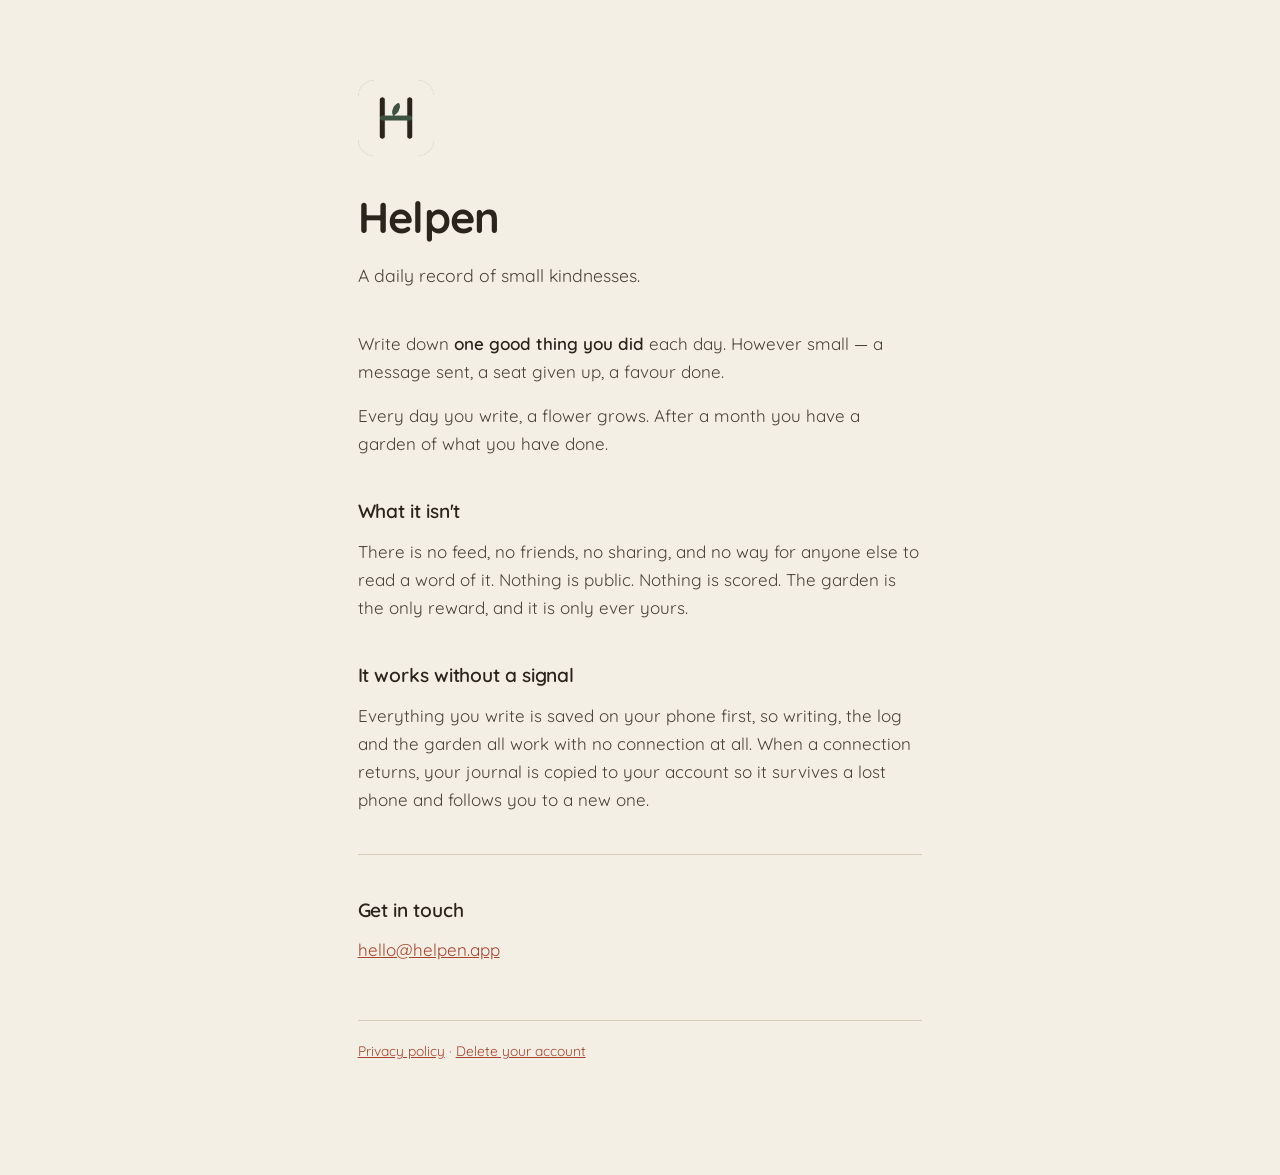
<file: index.html>
<!doctype html>
<html lang="en">
<head>
<meta charset="utf-8">
<meta name="viewport" content="width=device-width,initial-scale=1">
<title>Helpen</title>
<meta name="description" content="A daily record of small kindnesses. One good thing you did, written down each day — and a garden that grows from it.">
<link rel="icon" href="logo.png">
<link rel="preconnect" href="https://fonts.googleapis.com">
<link rel="preconnect" href="https://fonts.gstatic.com" crossorigin>
<link rel="stylesheet" href="https://fonts.googleapis.com/css2?family=Quicksand:wght@400;500;600;700&display=swap">
<link rel="stylesheet" href="style.css">
</head>
<body>
<div class="wrap">
  <img class="mark" src="logo.png" alt="Helpen">
  <h1>Helpen</h1>
  <p class="tag">A daily record of small kindnesses.</p>

  <p>Write down <strong>one good thing you did</strong> each day. However small — a
  message sent, a seat given up, a favour done.</p>

  <p>Every day you write, a flower grows. After a month you have a garden of
  what you have done.</p>

  <h2>What it isn't</h2>
  <p>There is no feed, no friends, no sharing, and no way for anyone else to
  read a word of it. Nothing is public. Nothing is scored. The garden is the
  only reward, and it is only ever yours.</p>

  <h2>It works without a signal</h2>
  <p>Everything you write is saved on your phone first, so writing, the log and
  the garden all work with no connection at all. When a connection returns, your
  journal is copied to your account so it survives a lost phone and follows you
  to a new one.</p>

  <hr>

  <h2>Get in touch</h2>
  <p><a href="mailto:hello@helpen.app">hello@helpen.app</a></p>

  <p class="foot"><a href="privacy.html">Privacy policy</a> &middot; <a href="delete.html">Delete your account</a></p>
</div>
</body>
</html>
</file>
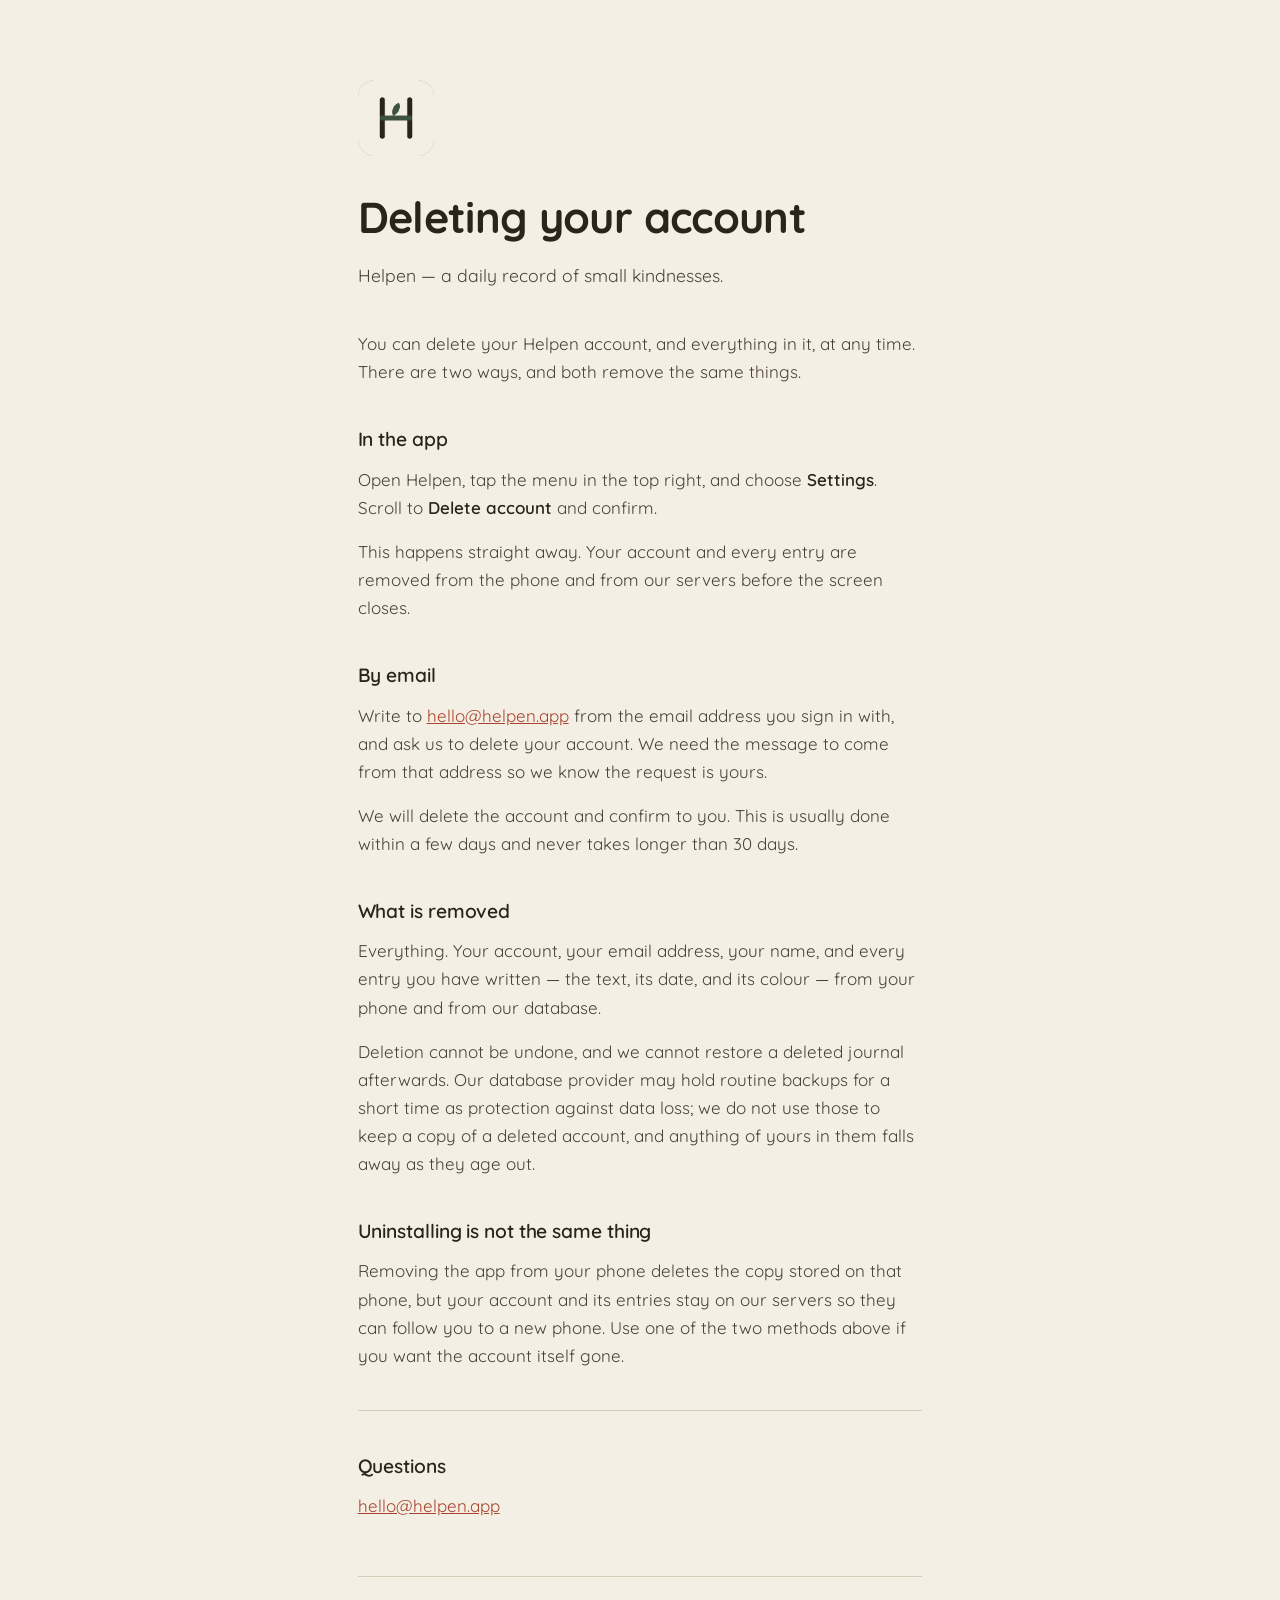
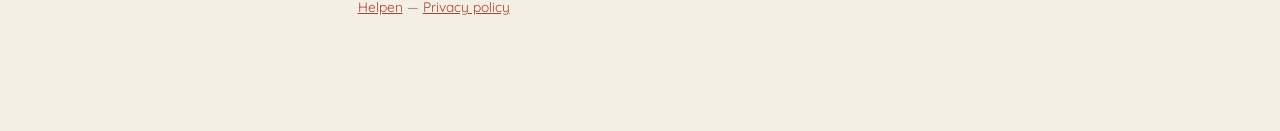
<file: delete.html>
<!doctype html>
<html lang="en">
<head>
<meta charset="utf-8">
<meta name="viewport" content="width=device-width,initial-scale=1">
<title>Delete your account — Helpen</title>
<meta name="description" content="How to delete your Helpen account and everything in it, from the app or by email.">
<link rel="icon" href="logo.png">
<link rel="preconnect" href="https://fonts.googleapis.com">
<link rel="preconnect" href="https://fonts.gstatic.com" crossorigin>
<link rel="stylesheet" href="https://fonts.googleapis.com/css2?family=Quicksand:wght@400;500;600;700&display=swap">
<link rel="stylesheet" href="style.css">
</head>
<body>
<div class="wrap">
<img class="mark" src="logo.png" alt="Helpen">
<h1>Deleting your account</h1>
<p class="tag">Helpen — a daily record of small kindnesses.</p>
<p>You can delete your Helpen account, and everything in it, at any time. There are two ways, and both remove the same things.</p>
<h2>In the app</h2>
<p>Open Helpen, tap the menu in the top right, and choose <strong>Settings</strong>. Scroll to <strong>Delete account</strong> and confirm.</p>
<p>This happens straight away. Your account and every entry are removed from the phone and from our servers before the screen closes.</p>
<h2>By email</h2>
<p>Write to <a href="mailto:hello@helpen.app">hello@helpen.app</a> from the email address you sign in with, and ask us to delete your account. We need the message to come from that address so we know the request is yours.</p>
<p>We will delete the account and confirm to you. This is usually done within a few days and never takes longer than 30 days.</p>
<h2>What is removed</h2>
<p>Everything. Your account, your email address, your name, and every entry you have written — the text, its date, and its colour — from your phone and from our database.</p>
<p>Deletion cannot be undone, and we cannot restore a deleted journal afterwards. Our database provider may hold routine backups for a short time as protection against data loss; we do not use those to keep a copy of a deleted account, and anything of yours in them falls away as they age out.</p>
<h2>Uninstalling is not the same thing</h2>
<p>Removing the app from your phone deletes the copy stored on that phone, but your account and its entries stay on our servers so they can follow you to a new phone. Use one of the two methods above if you want the account itself gone.</p>
<hr>
<h2>Questions</h2>
<p><a href="mailto:hello@helpen.app">hello@helpen.app</a></p>
<p class="foot"><a href="./">Helpen</a> — <a href="privacy.html">Privacy policy</a></p>
</div>
</body>
</html>
</file>
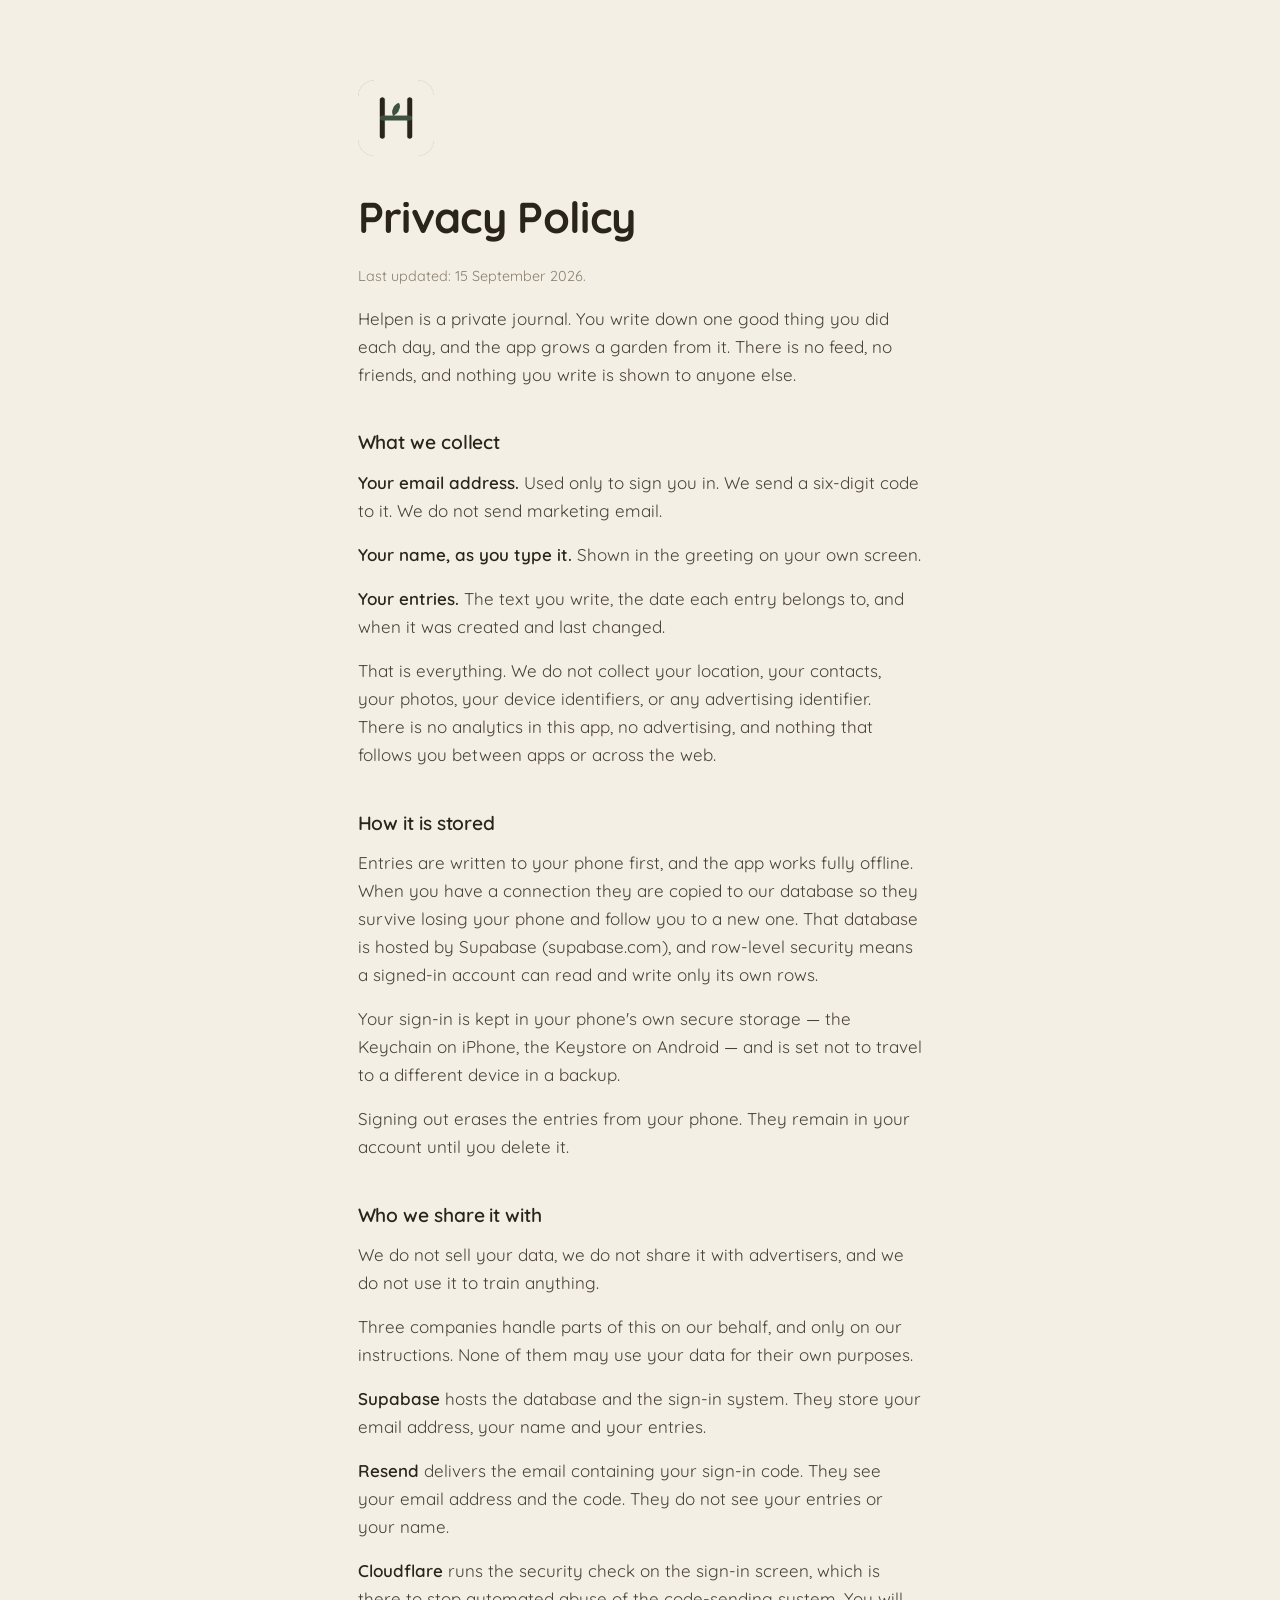
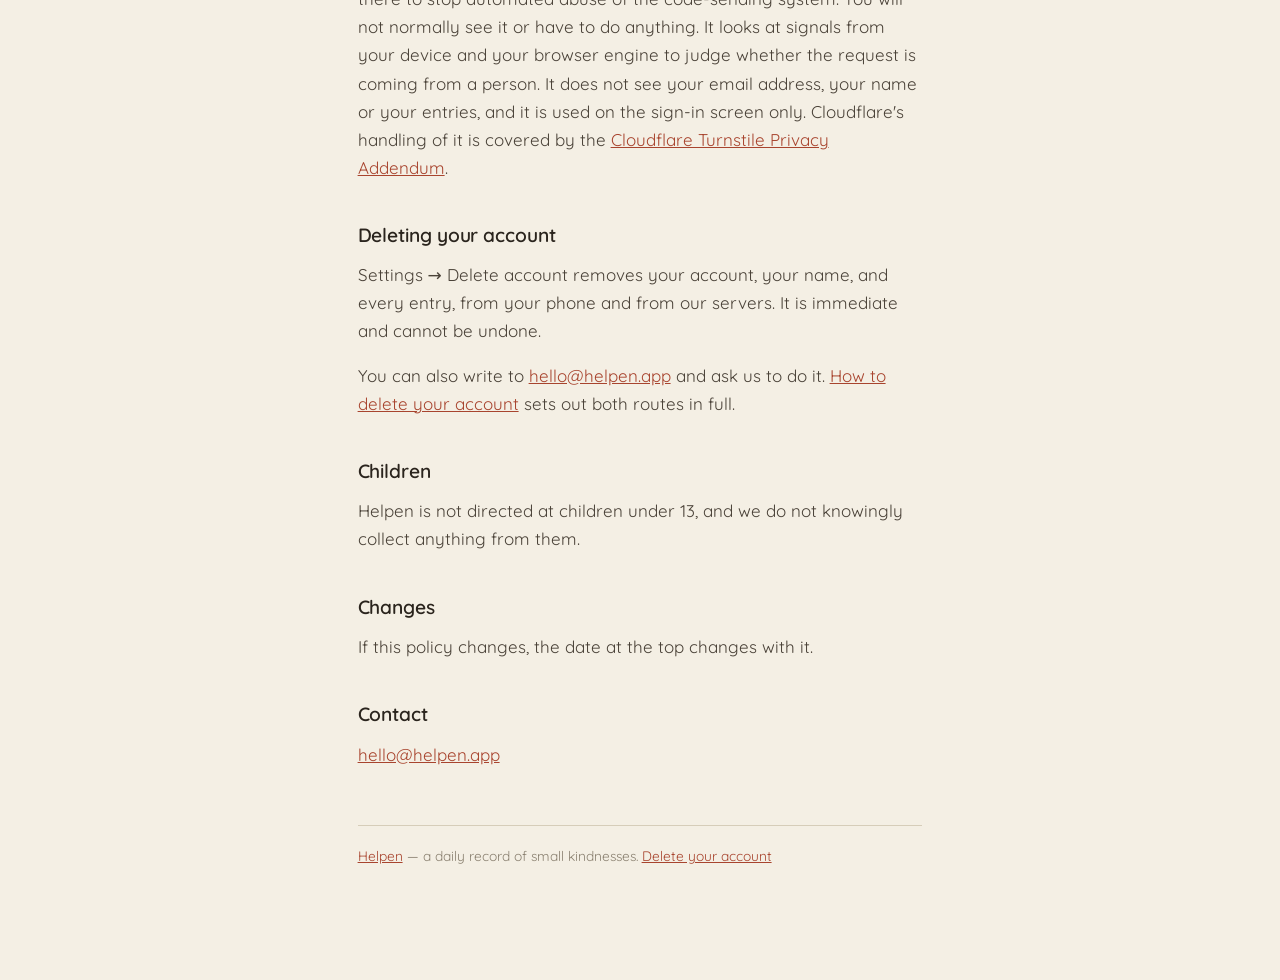
<file: privacy.html>
<!doctype html>
<html lang="en">
<head>
<meta charset="utf-8">
<meta name="viewport" content="width=device-width,initial-scale=1">
<title>Privacy — Helpen</title>
<link rel="icon" href="logo.png">
<link rel="preconnect" href="https://fonts.googleapis.com">
<link rel="preconnect" href="https://fonts.gstatic.com" crossorigin>
<link rel="stylesheet" href="https://fonts.googleapis.com/css2?family=Quicksand:wght@400;500;600;700&display=swap">
<link rel="stylesheet" href="style.css">
</head>
<body>
<div class="wrap">
<img class="mark" src="logo.png" alt="Helpen">
<h1>Privacy Policy</h1>
<p><em>Last updated: 15 September 2026.</em></p>
<p>Helpen is a private journal. You write down one good thing you did each day, and the app grows a garden from it. There is no feed, no friends, and nothing you write is shown to anyone else.</p>
<h2>What we collect</h2>
<p><strong>Your email address.</strong> Used only to sign you in. We send a six-digit code to it. We do not send marketing email.</p>
<p><strong>Your name, as you type it.</strong> Shown in the greeting on your own screen.</p>
<p><strong>Your entries.</strong> The text you write, the date each entry belongs to, and when it was created and last changed.</p>
<p>That is everything. We do not collect your location, your contacts, your photos, your device identifiers, or any advertising identifier. There is no analytics in this app, no advertising, and nothing that follows you between apps or across the web.</p>
<h2>How it is stored</h2>
<p>Entries are written to your phone first, and the app works fully offline. When you have a connection they are copied to our database so they survive losing your phone and follow you to a new one. That database is hosted by Supabase (supabase.com), and row-level security means a signed-in account can read and write only its own rows.</p>
<p>Your sign-in is kept in your phone's own secure storage — the Keychain on iPhone, the Keystore on Android — and is set not to travel to a different device in a backup.</p>
<p>Signing out erases the entries from your phone. They remain in your account until you delete it.</p>
<h2>Who we share it with</h2>
<p>We do not sell your data, we do not share it with advertisers, and we do not use it to train anything.</p>
<p>Three companies handle parts of this on our behalf, and only on our instructions. None of them may use your data for their own purposes.</p>
<p><strong>Supabase</strong> hosts the database and the sign-in system. They store your email address, your name and your entries.</p>
<p><strong>Resend</strong> delivers the email containing your sign-in code. They see your email address and the code. They do not see your entries or your name.</p>
<p><strong>Cloudflare</strong> runs the security check on the sign-in screen, which is there to stop automated abuse of the code-sending system. You will not normally see it or have to do anything. It looks at signals from your device and your browser engine to judge whether the request is coming from a person. It does not see your email address, your name or your entries, and it is used on the sign-in screen only. Cloudflare's handling of it is covered by the <a href="https://www.cloudflare.com/turnstile-privacy-policy/">Cloudflare Turnstile Privacy Addendum</a>.</p>
<h2>Deleting your account</h2>
<p>Settings → Delete account removes your account, your name, and every entry, from your phone and from our servers. It is immediate and cannot be undone.</p>
<p>You can also write to <a href="mailto:hello@helpen.app">hello@helpen.app</a> and ask us to do it. <a href="delete.html">How to delete your account</a> sets out both routes in full.</p>
<h2>Children</h2>
<p>Helpen is not directed at children under 13, and we do not knowingly collect anything from them.</p>
<h2>Changes</h2>
<p>If this policy changes, the date at the top changes with it.</p>
<h2>Contact</h2>
<p><a href="mailto:hello@helpen.app">hello@helpen.app</a></p>
<p class="foot"><a href="./">Helpen</a> — a daily record of small kindnesses. <a href="delete.html">Delete your account</a></p>
</div>
</body>
</html>
</file>
<file: style.css>
/* Helpen's own palette, from src/lib/theme.ts */
:root{
  --page:#F4EFE4; --card:#FBF8F1; --ink:#2A241D; --soft:#4A4238;
  --muted:#8A8070; --rule:#D6CDB9; --accent:#A8442E; --stem:#3E5241;
}
*{box-sizing:border-box}
body{
  margin:0; background:var(--page); color:var(--ink);
  font-family:"Quicksand",ui-rounded,"Segoe UI",system-ui,sans-serif;
  font-size:17px; line-height:1.65; -webkit-font-smoothing:antialiased;
}
.wrap{max-width:38rem;margin:0 auto;padding:clamp(2.5rem,7vw,5rem) 1.35rem 6rem}
.mark{display:block;width:76px;height:76px;margin-bottom:1.6rem}
h1{font-size:clamp(2rem,6vw,2.7rem);font-weight:700;letter-spacing:-.015em;margin:0 0 .5rem;text-wrap:balance}
.tag{color:var(--soft);font-size:1.1rem;margin:0 0 2.5rem}
h2{font-size:1.2rem;font-weight:600;margin:2.4rem 0 .6rem;letter-spacing:-.005em}
p,li{color:var(--soft);margin:0 0 1rem}
strong{color:var(--ink);font-weight:600}
a{color:var(--accent)}
em{color:var(--muted);font-style:normal;font-size:.9rem}
hr{border:0;border-top:1px solid var(--rule);margin:2.5rem 0}
.foot{margin-top:3.5rem;padding-top:1.2rem;border-top:1px solid var(--rule);font-size:.86rem;color:var(--muted)}
@media (prefers-color-scheme:dark){
  :root{--page:#191510;--card:#221D16;--ink:#F0E8D9;--soft:#D8CFBE;--muted:#9A9080;--rule:#3B342A;--accent:#E08265;}
}
</file>
